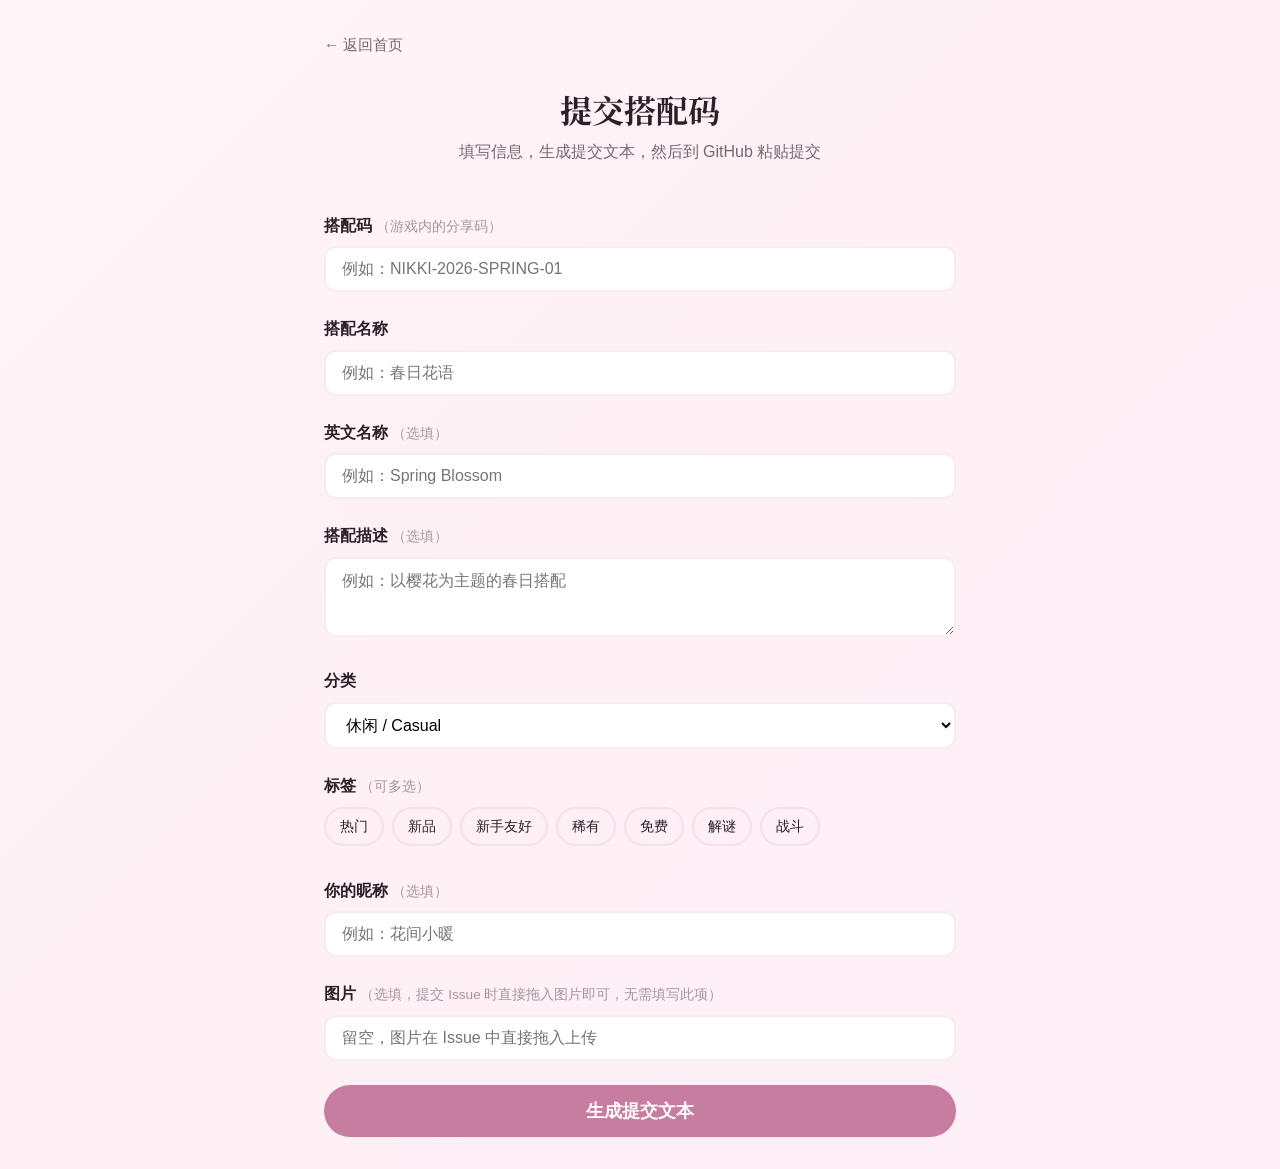
<file: submit.html>
<!DOCTYPE html>
<html lang="zh-CN" data-theme="light">
<head>
  <meta charset="UTF-8">
  <meta name="viewport" content="width=device-width, initial-scale=1.0">
  <meta name="description" content="提交无限暖暖搭配码到社区数据库">
  <title>提交搭配码 - 无限暖暖搭配码</title>
  <link rel="icon" type="image/svg+xml" href="assets/favicon.svg">
  <link rel="preconnect" href="https://fonts.googleapis.com">
  <link rel="preconnect" href="https://fonts.gstatic.com" crossorigin>
  <link href="https://fonts.googleapis.com/css2?family=Noto+Serif+SC:wght@400;700&display=swap" rel="stylesheet">
  <link rel="stylesheet" href="css/base.css">
  <link rel="stylesheet" href="css/layout.css">
  <link rel="stylesheet" href="css/components.css">
  <link rel="stylesheet" href="css/animations.css">
  <link rel="stylesheet" href="css/themes.css">
  <style>
    .submit-page { max-width: 680px; margin: 0 auto; padding: var(--space-xl) var(--space-lg); }
    .submit-page h1 { text-align: center; margin-bottom: var(--space-sm); }
    .submit-page .subtitle { text-align: center; color: var(--text-secondary); margin-bottom: var(--space-2xl); }
    .form-group { margin-bottom: var(--space-lg); }
    .form-group label { display: block; font-weight: 600; margin-bottom: var(--space-sm); color: var(--text-heading); }
    .form-group label .hint { font-weight: 400; font-size: 0.85rem; color: var(--text-muted); }
    .form-group input[type="text"], .form-group textarea, .form-group select {
      width: 100%; padding: 12px 16px; border: 2px solid var(--border-light);
      border-radius: var(--radius-md); background: var(--bg-surface); font-size: 1rem;
      transition: border-color var(--transition-fast); outline: none;
    }
    .form-group input:focus, .form-group textarea:focus, .form-group select:focus {
      border-color: var(--color-primary-light);
    }
    .form-group textarea { resize: vertical; min-height: 80px; }
    .tag-checkboxes { display: flex; flex-wrap: wrap; gap: var(--space-sm); }
    .tag-checkboxes label { display: inline-flex; align-items: center; gap: 6px; padding: 6px 14px; border: 2px solid var(--border-light); border-radius: var(--radius-full); cursor: pointer; font-weight: 500; font-size: 0.9rem; transition: all var(--transition-fast); }
    .tag-checkboxes input:checked + span { color: var(--color-primary-dark); }
    .tag-checkboxes label:has(input:checked) { border-color: var(--color-primary); background: var(--color-primary-bg); }
    .tag-checkboxes input { display: none; }
    .submit-btn { width: 100%; padding: 14px; background: var(--color-primary); color: var(--text-inverse); border-radius: var(--radius-full); font-size: 1.1rem; font-weight: 700; transition: all var(--transition-fast); }
    .submit-btn:hover { background: var(--color-primary-dark); transform: scale(1.01); }
    .submit-btn:disabled { opacity: 0.6; cursor: not-allowed; transform: none; }

    .result-box { background: var(--bg-card); border: 2px solid var(--border-light); border-radius: var(--radius-md); padding: var(--space-lg); margin-top: var(--space-xl); display: none; }
    .result-box.show { display: block; animation: slideUp 0.3s ease; }
    .result-box h3 { margin-bottom: var(--space-lg); }
    .step { padding: var(--space-md) 0; border-bottom: 1px solid var(--border-light); }
    .step:last-child { border-bottom: none; }
    .step-num { display: inline-flex; align-items: center; justify-content: center; width: 28px; height: 28px; background: var(--color-primary); color: var(--text-inverse); border-radius: 50%; font-size: 0.85rem; font-weight: 700; margin-right: var(--space-sm); vertical-align: middle; }
    .step-title { font-weight: 600; }
    .step-desc { margin-top: var(--space-sm); color: var(--text-secondary); font-size: 0.95rem; line-height: 1.7; }
    .step-desc ol { margin: 8px 0; padding-left: 20px; }
    .step-desc ol li { padding: 2px 0; }
    .step-desc code { background: var(--color-primary-bg); padding: 2px 6px; border-radius: 4px; font-size: 0.85rem; }
    .json-preview { background: var(--color-primary-bg); border-radius: var(--radius-sm); padding: var(--space-md); font-family: "SF Mono", "Fira Code", monospace; font-size: 0.85rem; overflow-x: auto; white-space: pre-wrap; word-break: break-all; max-height: 240px; overflow-y: auto; margin: var(--space-md) 0; position: relative; }
    .submit-copy-btn { padding: 10px 24px; background: var(--color-primary); color: var(--text-inverse); border-radius: var(--radius-full); font-weight: 600; transition: all var(--transition-fast); }
    .submit-copy-btn:hover { background: var(--color-primary-dark); }
    .issue-link { display: inline-block; padding: 12px 28px; background: #238636; color: #fff; border-radius: var(--radius-full); font-weight: 600; text-decoration: none; transition: all var(--transition-fast); margin-top: var(--space-sm); }
    .issue-link:hover { background: #2ea043; color: #fff; transform: scale(1.02); }
    .toast { position: fixed; bottom: var(--space-xl); left: 50%; transform: translateX(-50%) translateY(100px); padding: 12px 28px; background: var(--text-heading); color: var(--text-inverse); border-radius: var(--radius-full); font-size: 0.9rem; box-shadow: var(--shadow-lg); z-index: 300; opacity: 0; transition: all var(--transition-normal); pointer-events: none; }
    .toast.show { transform: translateX(-50%) translateY(0); opacity: 1; }
    .back-link { display: inline-flex; align-items: center; gap: 6px; color: var(--text-secondary); margin-bottom: var(--space-xl); font-size: 0.95rem; }
    .back-link:hover { color: var(--color-primary); }
  </style>
</head>
<body>
  <div class="submit-page">
    <a href="index.html" class="back-link">← 返回首页</a>
    <h1>提交搭配码</h1>
    <p class="subtitle">填写信息，生成提交文本，然后到 GitHub 粘贴提交</p>

    <form id="submitForm" onsubmit="return false;">
      <div class="form-group">
        <label>搭配码 <span class="hint">（游戏内的分享码）</span></label>
        <input type="text" id="code" placeholder="例如：NIKKI-2026-SPRING-01" required>
      </div>
      <div class="form-group">
        <label>搭配名称</label>
        <input type="text" id="name" placeholder="例如：春日花语" required>
      </div>
      <div class="form-group">
        <label>英文名称 <span class="hint">（选填）</span></label>
        <input type="text" id="nameEn" placeholder="例如：Spring Blossom">
      </div>
      <div class="form-group">
        <label>搭配描述 <span class="hint">（选填）</span></label>
        <textarea id="description" placeholder="例如：以樱花为主题的春日搭配"></textarea>
      </div>
      <div class="form-group">
        <label>分类</label>
        <select id="category">
          <option value="" disabled>加载中...</option>
        </select>
      </div>
      <div class="form-group">
        <label>标签 <span class="hint">（可多选）</span></label>
        <div class="tag-checkboxes" id="tagCheckboxes">
          <span style="color:var(--text-muted);font-size:0.9rem;">加载中...</span>
        </div>
      </div>
      <div class="form-group">
        <label>你的昵称 <span class="hint">（选填）</span></label>
        <input type="text" id="author" placeholder="例如：花间小暖">
      </div>
      <div class="form-group">
        <label>图片 <span class="hint">（选填，提交 Issue 时直接拖入图片即可，无需填写此项）</span></label>
        <input type="text" id="imageName" placeholder="留空，图片在 Issue 中直接拖入上传">
      </div>
      <button type="submit" class="submit-btn" onclick="generateResult()">生成提交文本</button>
    </form>

    <div id="resultBox" class="result-box">
      <h3>提交文本已生成！按以下 3 步操作：</h3>

      <div class="step">
        <span class="step-num">1</span>
        <span class="step-title">复制提交文本</span>
        <div class="step-desc">点击下方按钮复制，这段文本包含了你的搭配码全部信息。</div>
        <div class="json-preview" id="jsonPreview"></div>
        <button class="submit-copy-btn" onclick="copyJson()">复制文本</button>
      </div>

      <div class="step">
        <span class="step-num">2</span>
        <span class="step-title">到 GitHub 提交 Issue</span>
        <div class="step-desc">
          <ol style="margin:8px 0;padding-left:20px;line-height:2;">
            <li>点击下方按钮打开提交页面</li>
            <li>Title（标题）填写：<code>[搭配码] <span id="issueNameHint">搭配名称</span></code></li>
            <li>正文区域 <strong>粘贴</strong>刚才复制的文本</li>
            <li>如有图片，直接把图片文件 <strong>拖入</strong> 正文编辑区域</li>
            <li>点 <strong>Submit new issue</strong> 提交</li>
          </ol>
        </div>
        <a id="issueLink" class="issue-link" href="#" target="_blank">打开 GitHub 提交页面</a>
      </div>

      <div class="step">
        <span class="step-num">3</span>
        <span class="step-title">等待自动处理</span>
        <div class="step-desc">
          提交后系统会自动：<br>
          &bull; 创建 Pull Request（合并请求）<br>
          &bull; 维护者审核 merge 后 Issue 自动关闭，网站自动更新（约 30 秒）<br>
          <br>
          <strong>编辑 Issue 会自动同步更新 PR</strong>，如果需要修改搭配信息，直接编辑你提交的 Issue 即可。
        </div>
      </div>
    </div>
  </div>

  <div class="toast" id="toast"></div>

  <script src="js/config.js"></script>
  <script>
    // 动态加载分类和标签选项
    (async function loadOptions() {
      try {
        const resp = await fetch('data/outfits.json');
        const data = await resp.json();

        // 填充分类下拉框
        const catSelect = document.getElementById('category');
        catSelect.innerHTML = '';
        (data.categories || []).forEach(function(cat) {
          const opt = document.createElement('option');
          opt.value = cat.id;
          opt.textContent = cat.name + (cat.nameEn ? ' / ' + cat.nameEn : '');
          catSelect.appendChild(opt);
        });

        // 填充标签复选框
        const tagContainer = document.getElementById('tagCheckboxes');
        tagContainer.innerHTML = '';
        (data.tags || []).forEach(function(tag) {
          const label = document.createElement('label');
          const input = document.createElement('input');
          input.type = 'checkbox';
          input.name = 'tag';
          input.value = tag.id;
          const span = document.createElement('span');
          span.textContent = tag.name;
          label.appendChild(input);
          label.appendChild(span);
          tagContainer.appendChild(label);
        });
      } catch (e) {
        console.error('加载选项失败:', e);
      }
    })();

    function generateResult() {
      var btn = document.querySelector('.submit-btn');
      btn.disabled = true;

      try {
        var code = document.getElementById('code').value.trim();
        var name = document.getElementById('name').value.trim();
        if (!code || !name) { showToast('请至少填写搭配码和名称'); return; }

        var codeSlug = code.replace(/[^a-zA-Z0-9]/g, '').toLowerCase();
        if (!codeSlug) {
          showToast('搭配码中需要包含字母或数字，不能全是符号');
          return;
        }

        var nameEn = document.getElementById('nameEn').value.trim();
        var description = document.getElementById('description').value.trim();
        var category = document.getElementById('category').value;
        var author = document.getElementById('author').value.trim();
        var imageName = document.getElementById('imageName').value.trim();
        var tags = Array.from(document.querySelectorAll('input[name="tag"]:checked')).map(function(t) { return t.value; });

        var id = 'outfit-' + codeSlug;
        var today = new Date().toISOString().split('T')[0];

        var outfit = {
          id: id, code: code, name: name,
          nameEn: nameEn || name,
          description: description || '',
          descriptionEn: '',
          category: category,
          tags: tags.length ? tags : ['new'],
          images: imageName ? [imageName] : [],
          thumbnail: imageName || '',
          author: { name: author || '匿名', link: '' },
          createdAt: today,
          featured: false,
          likes: 0
        };

        var text = '```json\n' + JSON.stringify(outfit, null, 2) + '\n```';
        document.getElementById('jsonPreview').textContent = text;
        document.getElementById('issueNameHint').textContent = name;
        document.getElementById('resultBox').classList.add('show');

        var user = SITE_CONFIG.github.user;
        var repo = SITE_CONFIG.github.repo;
        if (!user || user === 'YOUR_USERNAME' || !repo || repo === 'YOUR_REPO') {
          alert('仓库信息未配置！\n\n请确认：\n1. Cloudflare Pages → Settings → Environment variables 中已设置 GITHUB_USER 和 GITHUB_REPO\n2. Cloudflare Pages → Settings → Build 中构建命令填写了 bash build.sh\n3. 以上配置后已重新部署（Deployments → Retry deployment）\n\n如仍有问题，查看 Deployments 页面的构建日志确认 build.sh 是否执行成功');
          return;
        }
        document.getElementById('issueLink').href = 'https://github.com/' + user + '/' + repo + '/issues/new';

        document.getElementById('resultBox').scrollIntoView({ behavior: 'smooth' });
      } finally {
        btn.disabled = false;
      }
    }

    function copyJson() {
      var text = document.getElementById('jsonPreview').textContent;
      navigator.clipboard.writeText(text).then(function() { showToast('已复制!'); }).catch(function() {
        var ta = document.createElement('textarea');
        ta.value = text; ta.style.cssText = 'position:fixed;opacity:0';
        document.body.appendChild(ta); ta.select(); document.execCommand('copy');
        document.body.removeChild(ta); showToast('已复制!');
      });
    }

    function showToast(msg) {
      var t = document.getElementById('toast');
      t.textContent = msg; t.classList.add('show');
      setTimeout(function() { t.classList.remove('show'); }, 2000);
    }

    (function() {
      var dm = localStorage.getItem('nikki-dark-mode') === 'true' ||
        (!localStorage.getItem('nikki-dark-mode') && window.matchMedia('(prefers-color-scheme: dark)').matches);
      document.documentElement.setAttribute('data-theme', dm ? 'dark' : 'light');
    })();
  </script>
</body>
</html>
</file>
<file: css/base.css>
/* === CSS Reset & Base === */
*,
*::before,
*::after {
  margin: 0;
  padding: 0;
  box-sizing: border-box;
}

html {
  font-size: 16px;
  scroll-behavior: smooth;
  -webkit-text-size-adjust: 100%;
}

body {
  font-family: -apple-system, BlinkMacSystemFont, "Segoe UI", "PingFang SC",
    "Hiragino Sans GB", "Microsoft YaHei", "Helvetica Neue", Helvetica, Arial,
    sans-serif;
  line-height: 1.6;
  color: var(--text-primary);
  background: var(--bg-gradient);
  min-height: 100vh;
  -webkit-font-smoothing: antialiased;
  -moz-osx-font-smoothing: grayscale;
}

h1, h2, h3, h4, h5, h6 {
  font-family: "Noto Serif SC", "Songti SC", "SimSun", serif;
  font-weight: 700;
  line-height: 1.3;
  color: var(--text-heading);
}

a {
  color: var(--color-primary);
  text-decoration: none;
  transition: color 0.2s ease;
}

a:hover {
  color: var(--color-primary-dark);
}

img {
  max-width: 100%;
  height: auto;
  display: block;
}

button {
  cursor: pointer;
  border: none;
  background: none;
  font-family: inherit;
  font-size: inherit;
  color: inherit;
}

input {
  font-family: inherit;
  font-size: inherit;
  color: inherit;
}

code, .mono {
  font-family: "SF Mono", "Fira Code", "Fira Mono", "Roboto Mono",
    "Courier New", monospace;
}

/* === Custom Properties (CSS Variables) === */
:root {
  /* Primary palette */
  --color-primary: #C77DA0;
  --color-primary-light: #E8A0BF;
  --color-primary-dark: #A05E80;
  --color-primary-bg: #FFF5F9;

  /* Accent */
  --color-accent: #FFD700;
  --color-accent-light: #FFED80;

  /* Background */
  --bg-body: #FFF8FB;
  --bg-gradient: linear-gradient(135deg, #FFF5F9 0%, #FEF0F5 50%, #FFF0F8 100%);
  --bg-card: #FFFFFF;
  --bg-card-hover: #FFFAFD;
  --bg-surface: #FFFFFF;
  --bg-overlay: rgba(0, 0, 0, 0.5);

  /* Text */
  --text-primary: #3D2B35;
  --text-secondary: #7A6572;
  --text-muted: #A8949E;
  --text-heading: #2D1F27;
  --text-inverse: #FFFFFF;

  /* Borders */
  --border-light: rgba(200, 125, 160, 0.15);
  --border-medium: rgba(200, 125, 160, 0.25);

  /* Shadows */
  --shadow-sm: 0 1px 3px rgba(200, 125, 160, 0.08);
  --shadow-md: 0 4px 12px rgba(200, 125, 160, 0.12);
  --shadow-lg: 0 8px 30px rgba(200, 125, 160, 0.18);
  --shadow-xl: 0 16px 50px rgba(200, 125, 160, 0.25);

  /* Radius */
  --radius-sm: 6px;
  --radius-md: 12px;
  --radius-lg: 20px;
  --radius-xl: 28px;
  --radius-full: 9999px;

  /* Transitions */
  --transition-fast: 0.15s ease;
  --transition-normal: 0.25s ease;
  --transition-slow: 0.4s ease;

  /* Spacing */
  --space-xs: 4px;
  --space-sm: 8px;
  --space-md: 16px;
  --space-lg: 24px;
  --space-xl: 32px;
  --space-2xl: 48px;
  --space-3xl: 64px;
}

/* === Scrollbar === */
::-webkit-scrollbar {
  width: 8px;
  height: 8px;
}

::-webkit-scrollbar-track {
  background: transparent;
}

::-webkit-scrollbar-thumb {
  background: var(--color-primary-light);
  border-radius: var(--radius-full);
}

::-webkit-scrollbar-thumb:hover {
  background: var(--color-primary);
}

/* === Selection === */
::selection {
  background: var(--color-primary-light);
  color: var(--text-inverse);
}
</file>
<file: css/layout.css>
/* === Container === */
.container {
  width: 100%;
  max-width: 1400px;
  margin: 0 auto;
  padding: 0 var(--space-lg);
}

/* === Header === */
.site-header {
  position: sticky;
  top: 0;
  z-index: 100;
  border-bottom: 1px solid var(--border-light);
  backdrop-filter: blur(12px);
  -webkit-backdrop-filter: blur(12px);
  background: rgba(255, 248, 251, 0.9);
}

.header-inner {
  display: flex;
  align-items: center;
  justify-content: space-between;
  height: 64px;
}

.header-left {
  display: flex;
  align-items: center;
  gap: var(--space-md);
}

.site-logo {
  width: 36px;
  height: 36px;
  border-radius: var(--radius-sm);
}

.site-title {
  font-size: 1.25rem;
  font-family: "Noto Serif SC", serif;
  color: var(--color-primary-dark);
}

.header-right {
  display: flex;
  align-items: center;
  gap: var(--space-sm);
}

/* === Hero Section === */
.hero {
  position: relative;
  padding: var(--space-3xl) 0 var(--space-2xl);
  text-align: center;
  overflow: hidden;
}

.hero::before {
  content: '';
  position: absolute;
  inset: 0;
  background: linear-gradient(135deg,
    rgba(232, 160, 191, 0.15) 0%,
    rgba(255, 215, 0, 0.08) 50%,
    rgba(195, 177, 225, 0.12) 100%);
  z-index: -1;
}

.hero-title {
  font-size: clamp(2rem, 5vw, 3.5rem);
  margin-bottom: var(--space-md);
  background: linear-gradient(135deg, var(--color-primary-dark), var(--color-primary), #D4A0C0);
  -webkit-background-clip: text;
  -webkit-text-fill-color: transparent;
  background-clip: text;
}

.hero-subtitle {
  font-size: clamp(0.95rem, 2vw, 1.15rem);
  color: var(--text-secondary);
  max-width: 600px;
  margin: 0 auto;
}

/* === Search & Filters Section === */
.search-section {
  padding: var(--space-lg) 0;
  position: sticky;
  top: 64px;
  z-index: 90;
  background: rgba(255, 248, 251, 0.85);
  backdrop-filter: blur(8px);
  -webkit-backdrop-filter: blur(8px);
}

.search-row {
  display: flex;
  gap: var(--space-md);
  align-items: center;
  flex-wrap: wrap;
}

.filter-row {
  display: flex;
  gap: var(--space-sm);
  flex-wrap: wrap;
  padding: var(--space-sm) 0;
  overflow-x: auto;
  scrollbar-width: none;
  -ms-overflow-style: none;
}

.filter-row::-webkit-scrollbar {
  display: none;
}

/* === Outfit Grid === */
.outfit-grid {
  display: grid;
  grid-template-columns: repeat(auto-fill, minmax(280px, 1fr));
  gap: var(--space-lg);
  padding: var(--space-xl) 0;
}

/* === Empty State === */
.empty-state {
  grid-column: 1 / -1;
  text-align: center;
  padding: var(--space-3xl) var(--space-lg);
  color: var(--text-muted);
}

.empty-state-icon {
  font-size: 3rem;
  margin-bottom: var(--space-md);
  opacity: 0.5;
}

/* === Footer === */
.site-footer {
  text-align: center;
  padding: var(--space-2xl) 0;
  color: var(--text-muted);
  font-size: 0.875rem;
  border-top: 1px solid var(--border-light);
  margin-top: var(--space-2xl);
}

/* === Responsive Breakpoints === */
@media (max-width: 480px) {
  .container {
    padding: 0 var(--space-md);
  }

  .header-inner {
    height: 56px;
  }

  .site-title {
    font-size: 1.05rem;
  }

  .hero {
    padding: var(--space-2xl) 0 var(--space-xl);
  }

  .outfit-grid {
    grid-template-columns: 1fr;
    gap: var(--space-md);
  }

  .search-row {
    flex-direction: column;
  }
}

@media (min-width: 481px) and (max-width: 768px) {
  .outfit-grid {
    grid-template-columns: repeat(2, 1fr);
  }
}

@media (min-width: 769px) and (max-width: 1024px) {
  .outfit-grid {
    grid-template-columns: repeat(3, 1fr);
  }
}

@media (min-width: 1025px) {
  .outfit-grid {
    grid-template-columns: repeat(4, 1fr);
  }
}
</file>
<file: css/components.css>
/* === Search Bar === */
.search-bar {
  flex: 1;
  min-width: 200px;
  position: relative;
}

.search-bar input {
  width: 100%;
  padding: 12px 16px 12px 44px;
  border: 2px solid var(--border-light);
  border-radius: var(--radius-full);
  background: var(--bg-surface);
  outline: none;
  transition: border-color var(--transition-fast), box-shadow var(--transition-fast);
}

.search-bar input:focus {
  border-color: var(--color-primary-light);
  box-shadow: 0 0 0 4px rgba(232, 160, 191, 0.15);
}

.search-bar input::placeholder {
  color: var(--text-muted);
}

.search-bar .search-icon {
  position: absolute;
  left: 16px;
  top: 50%;
  transform: translateY(-50%);
  color: var(--text-muted);
  pointer-events: none;
  font-size: 1.1rem;
}

/* === Filter Pills === */
.filter-pill {
  display: inline-flex;
  align-items: center;
  gap: 6px;
  padding: 6px 16px;
  border-radius: var(--radius-full);
  font-size: 0.875rem;
  font-weight: 500;
  border: 2px solid var(--border-light);
  background: var(--bg-surface);
  color: var(--text-secondary);
  transition: all var(--transition-fast);
  white-space: nowrap;
  cursor: pointer;
}

.filter-pill:hover {
  border-color: var(--color-primary-light);
  color: var(--color-primary-dark);
}

.filter-pill.active {
  background: var(--color-primary);
  border-color: var(--color-primary);
  color: var(--text-inverse);
}

.filter-pill .pill-dot {
  width: 8px;
  height: 8px;
  border-radius: 50%;
  flex-shrink: 0;
}

/* === Outfit Card === */
.outfit-card {
  background: var(--bg-card);
  border-radius: var(--radius-md);
  overflow: hidden;
  box-shadow: var(--shadow-sm);
  border: 1px solid var(--border-light);
  transition: transform var(--transition-normal), box-shadow var(--transition-normal);
  cursor: pointer;
  position: relative;
}

.outfit-card:hover {
  transform: translateY(-4px);
  box-shadow: var(--shadow-lg);
}

.outfit-card .card-accent {
  position: absolute;
  top: 0;
  left: 0;
  width: 4px;
  height: 100%;
  z-index: 1;
}

.outfit-card .card-image {
  position: relative;
  width: 100%;
  aspect-ratio: 4 / 5;
  overflow: hidden;
  background: linear-gradient(135deg, #FFF5F9, #FEF0F5);
}

.outfit-card .card-image img {
  width: 100%;
  height: 100%;
  object-fit: contain;
  transition: transform var(--transition-slow);
}

.outfit-card:hover .card-image img {
  transform: scale(1.05);
}

.outfit-card .card-image .placeholder-icon {
  position: absolute;
  inset: 0;
  display: flex;
  align-items: center;
  justify-content: center;
  font-size: 3rem;
  color: var(--color-primary-light);
  opacity: 0.4;
}

.outfit-card .card-body {
  padding: var(--space-md);
}

.outfit-card .card-category {
  display: inline-flex;
  align-items: center;
  gap: 4px;
  padding: 2px 10px;
  border-radius: var(--radius-full);
  font-size: 0.75rem;
  font-weight: 600;
  margin-bottom: var(--space-sm);
}

.outfit-card .card-name {
  font-size: 1.05rem;
  font-weight: 600;
  margin-bottom: 2px;
  color: var(--text-heading);
  font-family: "Noto Serif SC", serif;
}

.outfit-card .card-name-en {
  font-size: 0.8rem;
  color: var(--text-muted);
  margin-bottom: var(--space-sm);
}

.outfit-card .card-code {
  display: flex;
  align-items: center;
  justify-content: space-between;
  padding: 8px 12px;
  background: var(--color-primary-bg);
  border-radius: var(--radius-sm);
  margin-bottom: var(--space-sm);
}

.outfit-card .card-code code {
  font-size: 0.85rem;
  color: var(--color-primary-dark);
  font-weight: 600;
  letter-spacing: 0.5px;
}

.outfit-card .card-code .copy-btn {
  padding: 4px 8px;
  border-radius: var(--radius-sm);
  font-size: 0.75rem;
  color: var(--color-primary);
  transition: all var(--transition-fast);
}

.outfit-card .card-code .copy-btn:hover {
  background: var(--color-primary);
  color: var(--text-inverse);
}

.outfit-card .card-meta {
  display: flex;
  align-items: center;
  justify-content: space-between;
  font-size: 0.8rem;
  color: var(--text-muted);
}

.outfit-card .card-meta .likes {
  display: flex;
  align-items: center;
  gap: 4px;
}

/* === Detail Modal === */
.modal-overlay {
  position: fixed;
  inset: 0;
  background: var(--bg-overlay);
  z-index: 200;
  display: flex;
  align-items: center;
  justify-content: center;
  padding: var(--space-lg);
  animation: fadeIn 0.2s ease;
}

.modal-content {
  background: var(--bg-surface);
  border-radius: var(--radius-lg);
  max-width: 800px;
  width: 100%;
  max-height: 90vh;
  overflow-y: auto;
  box-shadow: var(--shadow-xl);
  animation: slideUp 0.3s ease;
  position: relative;
}

.modal-close {
  position: absolute;
  top: var(--space-md);
  right: var(--space-md);
  width: 36px;
  height: 36px;
  border-radius: 50%;
  background: rgba(255, 255, 255, 0.9);
  display: flex;
  align-items: center;
  justify-content: center;
  font-size: 1.25rem;
  z-index: 10;
  transition: background var(--transition-fast);
  box-shadow: var(--shadow-sm);
}

.modal-close:hover {
  background: var(--color-primary-light);
  color: var(--text-inverse);
}

.modal-image {
  width: 100%;
  max-height: 60vh;
  object-fit: contain;
  border-radius: var(--radius-lg) var(--radius-lg) 0 0;
  background: linear-gradient(135deg, #FFF5F9, #FEF0F5);
}

.modal-image-nav {
  position: absolute;
  top: 25vh;
  transform: translateY(-50%);
  width: 40px;
  height: 40px;
  border-radius: 50%;
  background: rgba(255, 255, 255, 0.9);
  display: flex;
  align-items: center;
  justify-content: center;
  font-size: 1.1rem;
  box-shadow: var(--shadow-md);
  transition: background var(--transition-fast);
  z-index: 10;
}

.modal-image-nav:hover {
  background: var(--color-primary-light);
  color: var(--text-inverse);
}

.modal-image-nav.prev {
  left: var(--space-md);
}

.modal-image-nav.next {
  right: var(--space-md);
}

.modal-body {
  padding: var(--space-xl);
}

.modal-body .modal-category {
  display: inline-flex;
  align-items: center;
  gap: 6px;
  padding: 4px 14px;
  border-radius: var(--radius-full);
  font-size: 0.85rem;
  font-weight: 600;
  margin-bottom: var(--space-md);
}

.modal-body .modal-title {
  font-size: 1.5rem;
  margin-bottom: 4px;
}

.modal-body .modal-title-en {
  font-size: 0.95rem;
  color: var(--text-muted);
  margin-bottom: var(--space-lg);
}

.modal-body .modal-code-block {
  display: flex;
  align-items: center;
  justify-content: space-between;
  padding: var(--space-md) var(--space-lg);
  background: var(--color-primary-bg);
  border-radius: var(--radius-md);
  border: 2px dashed var(--color-primary-light);
  margin-bottom: var(--space-lg);
}

.modal-body .modal-code-block code {
  font-size: 1.15rem;
  font-weight: 700;
  color: var(--color-primary-dark);
  letter-spacing: 1px;
}

.modal-body .modal-copy-btn {
  padding: 10px 24px;
  background: var(--color-primary);
  color: var(--text-inverse);
  border-radius: var(--radius-full);
  font-weight: 600;
  font-size: 0.9rem;
  transition: all var(--transition-fast);
}

.modal-body .modal-copy-btn:hover {
  background: var(--color-primary-dark);
  transform: scale(1.02);
}

.modal-body .modal-description {
  color: var(--text-secondary);
  line-height: 1.8;
  margin-bottom: var(--space-lg);
}

.modal-body .modal-tags {
  display: flex;
  gap: var(--space-sm);
  flex-wrap: wrap;
  margin-bottom: var(--space-lg);
}

.modal-body .modal-tag {
  padding: 4px 12px;
  border-radius: var(--radius-full);
  font-size: 0.8rem;
  background: var(--color-primary-bg);
  color: var(--color-primary-dark);
  border: 1px solid var(--border-light);
}

.modal-body .modal-meta-row {
  display: flex;
  justify-content: space-between;
  align-items: center;
  padding-top: var(--space-md);
  border-top: 1px solid var(--border-light);
  font-size: 0.85rem;
  color: var(--text-muted);
}

/* === Toast Notification === */
.toast {
  position: fixed;
  bottom: var(--space-xl);
  left: 50%;
  transform: translateX(-50%) translateY(100px);
  padding: 12px 28px;
  background: var(--text-heading);
  color: var(--text-inverse);
  border-radius: var(--radius-full);
  font-size: 0.9rem;
  font-weight: 500;
  box-shadow: var(--shadow-lg);
  z-index: 300;
  opacity: 0;
  transition: all var(--transition-normal);
  pointer-events: none;
}

.toast.show {
  transform: translateX(-50%) translateY(0);
  opacity: 1;
}

/* === Theme Toggle === */
.theme-toggle {
  width: 40px;
  height: 40px;
  border-radius: 50%;
  display: flex;
  align-items: center;
  justify-content: center;
  font-size: 1.2rem;
  transition: background var(--transition-fast);
}

.theme-toggle:hover {
  background: var(--color-primary-bg);
}

/* === Stats Badge === */
.stats-badge {
  display: inline-flex;
  align-items: center;
  gap: 6px;
  padding: 8px 16px;
  background: var(--bg-surface);
  border-radius: var(--radius-full);
  font-size: 0.85rem;
  color: var(--text-secondary);
  border: 1px solid var(--border-light);
}

/* === Animations (fadeInUp/animations in animations.css) === */
@keyframes fadeIn {
  from { opacity: 0; }
  to { opacity: 1; }
}

@keyframes slideUp {
  from { opacity: 0; transform: translateY(20px); }
  to { opacity: 1; transform: translateY(0); }
}
</file>
<file: css/animations.css>
/* === Sparkle Effect === */
.sparkle-container {
  position: absolute;
  inset: 0;
  pointer-events: none;
  overflow: hidden;
}

.sparkle {
  position: absolute;
  width: 4px;
  height: 4px;
  background: var(--color-accent);
  border-radius: 50%;
  animation: sparkle-float 3s ease-in-out infinite;
  opacity: 0;
}

.sparkle:nth-child(1) { left: 10%; top: 20%; animation-delay: 0s; }
.sparkle:nth-child(2) { left: 30%; top: 60%; animation-delay: 0.5s; }
.sparkle:nth-child(3) { left: 50%; top: 30%; animation-delay: 1s; }
.sparkle:nth-child(4) { left: 70%; top: 70%; animation-delay: 1.5s; }
.sparkle:nth-child(5) { left: 85%; top: 40%; animation-delay: 2s; }
.sparkle:nth-child(6) { left: 20%; top: 80%; animation-delay: 0.3s; }
.sparkle:nth-child(7) { left: 60%; top: 15%; animation-delay: 0.8s; }
.sparkle:nth-child(8) { left: 90%; top: 55%; animation-delay: 1.3s; }

@keyframes sparkle-float {
  0%, 100% {
    opacity: 0;
    transform: translateY(0) scale(0.5);
  }
  20% {
    opacity: 0.8;
    transform: translateY(-10px) scale(1);
  }
  50% {
    opacity: 0.4;
    transform: translateY(-25px) scale(0.8);
  }
  80% {
    opacity: 0;
    transform: translateY(-40px) scale(0.3);
  }
}

/* === Shimmer on Hero Title === */
.hero-title {
  position: relative;
  overflow: hidden;
}

.hero-title::after {
  content: '';
  position: absolute;
  top: 0;
  left: -100%;
  width: 60%;
  height: 100%;
  background: linear-gradient(
    90deg,
    transparent 0%,
    rgba(255, 215, 0, 0.2) 40%,
    rgba(255, 215, 0, 0.4) 50%,
    rgba(255, 215, 0, 0.2) 60%,
    transparent 100%
  );
  animation: shimmer 4s ease-in-out infinite;
}

@keyframes shimmer {
  0% { left: -100%; }
  40%, 100% { left: 150%; }
}

/* === Card Hover Glow === */
.outfit-card::after {
  content: '';
  position: absolute;
  inset: 0;
  border-radius: var(--radius-md);
  opacity: 0;
  transition: opacity var(--transition-normal);
  box-shadow: 0 0 20px rgba(232, 160, 191, 0.3);
  pointer-events: none;
}

.outfit-card:hover::after {
  opacity: 1;
}

/* === Loading Skeleton === */
.skeleton {
  background: linear-gradient(
    90deg,
    var(--border-light) 25%,
    rgba(232, 160, 191, 0.1) 50%,
    var(--border-light) 75%
  );
  background-size: 200% 100%;
  animation: skeleton-loading 1.5s ease-in-out infinite;
  border-radius: var(--radius-sm);
}

@keyframes skeleton-loading {
  0% { background-position: 200% 0; }
  100% { background-position: -200% 0; }
}

/* === Pulse for Featured Badge === */
.pulse {
  animation: pulse 2s ease-in-out infinite;
}

@keyframes pulse {
  0%, 100% { transform: scale(1); }
  50% { transform: scale(1.05); }
}

/* === Staggered Card Animation === */
.outfit-card.fade-in-up:nth-child(1) { animation-delay: 0.05s; }
.outfit-card.fade-in-up:nth-child(2) { animation-delay: 0.1s; }
.outfit-card.fade-in-up:nth-child(3) { animation-delay: 0.15s; }
.outfit-card.fade-in-up:nth-child(4) { animation-delay: 0.2s; }
.outfit-card.fade-in-up:nth-child(5) { animation-delay: 0.25s; }
.outfit-card.fade-in-up:nth-child(6) { animation-delay: 0.3s; }
.outfit-card.fade-in-up:nth-child(7) { animation-delay: 0.35s; }
.outfit-card.fade-in-up:nth-child(8) { animation-delay: 0.4s; }

/* === Copy Success Flash === */
.copy-flash {
  animation: copy-flash 0.3s ease;
}

@keyframes copy-flash {
  0% { background-color: var(--color-primary-bg); }
  50% { background-color: var(--color-accent-light); }
  100% { background-color: var(--color-primary-bg); }
}
</file>
<file: css/themes.css>
/* === Dark Mode Theme === */
[data-theme="dark"] {
  --color-primary: #D4A0C0;
  --color-primary-light: #B880A0;
  --color-primary-dark: #E8B8D0;
  --color-primary-bg: rgba(212, 160, 192, 0.12);

  --color-accent: #FFD700;
  --color-accent-light: rgba(255, 215, 0, 0.15);

  --bg-body: #1A1025;
  --bg-gradient: linear-gradient(135deg, #1A1025 0%, #2D1F3D 50%, #231535 100%);
  --bg-card: #2D1F3D;
  --bg-card-hover: #352545;
  --bg-surface: #231535;
  --bg-overlay: rgba(0, 0, 0, 0.7);

  --text-primary: #E8D8E0;
  --text-secondary: #B8A0B0;
  --text-muted: #887080;
  --text-heading: #F0E0E8;
  --text-inverse: #1A1025;

  --border-light: rgba(212, 160, 192, 0.12);
  --border-medium: rgba(212, 160, 192, 0.2);

  --shadow-sm: 0 1px 3px rgba(0, 0, 0, 0.2);
  --shadow-md: 0 4px 12px rgba(0, 0, 0, 0.3);
  --shadow-lg: 0 8px 30px rgba(0, 0, 0, 0.35);
  --shadow-xl: 0 16px 50px rgba(0, 0, 0, 0.45);
}

/* Dark mode header */
[data-theme="dark"] .site-header {
  background: rgba(35, 21, 53, 0.92);
}

[data-theme="dark"] .search-section {
  background: rgba(26, 16, 37, 0.85);
}

/* Dark mode specific overrides */
[data-theme="dark"] .filter-pill.active {
  background: var(--color-primary);
  color: var(--text-inverse);
}

[data-theme="dark"] .modal-content {
  background: var(--bg-card);
}

[data-theme="dark"] .modal-close {
  background: rgba(45, 31, 61, 0.9);
  color: var(--text-primary);
}

[data-theme="dark"] .modal-close:hover {
  background: var(--color-primary);
  color: var(--text-inverse);
}

[data-theme="dark"] .modal-image-nav {
  background: rgba(45, 31, 61, 0.9);
  color: var(--text-primary);
}

[data-theme="dark"] .modal-image-nav:hover {
  background: var(--color-primary);
  color: var(--text-inverse);
}

[data-theme="dark"] .theme-toggle:hover {
  background: rgba(212, 160, 192, 0.15);
}

[data-theme="dark"] .search-bar input {
  background: var(--bg-card);
  border-color: var(--border-medium);
}

[data-theme="dark"] .search-bar input:focus {
  border-color: var(--color-primary);
  box-shadow: 0 0 0 4px rgba(212, 160, 192, 0.1);
}

[data-theme="dark"] .card-code {
  background: rgba(212, 160, 192, 0.08);
}

[data-theme="dark"] .card-code .copy-btn:hover {
  background: var(--color-primary);
  color: var(--text-inverse);
}

[data-theme="dark"] .stats-badge {
  background: var(--bg-card);
  border-color: var(--border-medium);
}

[data-theme="dark"] .toast {
  background: var(--color-primary);
  color: var(--text-inverse);
}

[data-theme="dark"] .modal-code-block {
  background: rgba(212, 160, 192, 0.08);
  border-color: var(--color-primary-light);
}

/* === Category Color Overrides for Dark Mode === */
[data-theme="dark"] .card-category,
[data-theme="dark"] .modal-category {
  opacity: 0.9;
}
</file>
